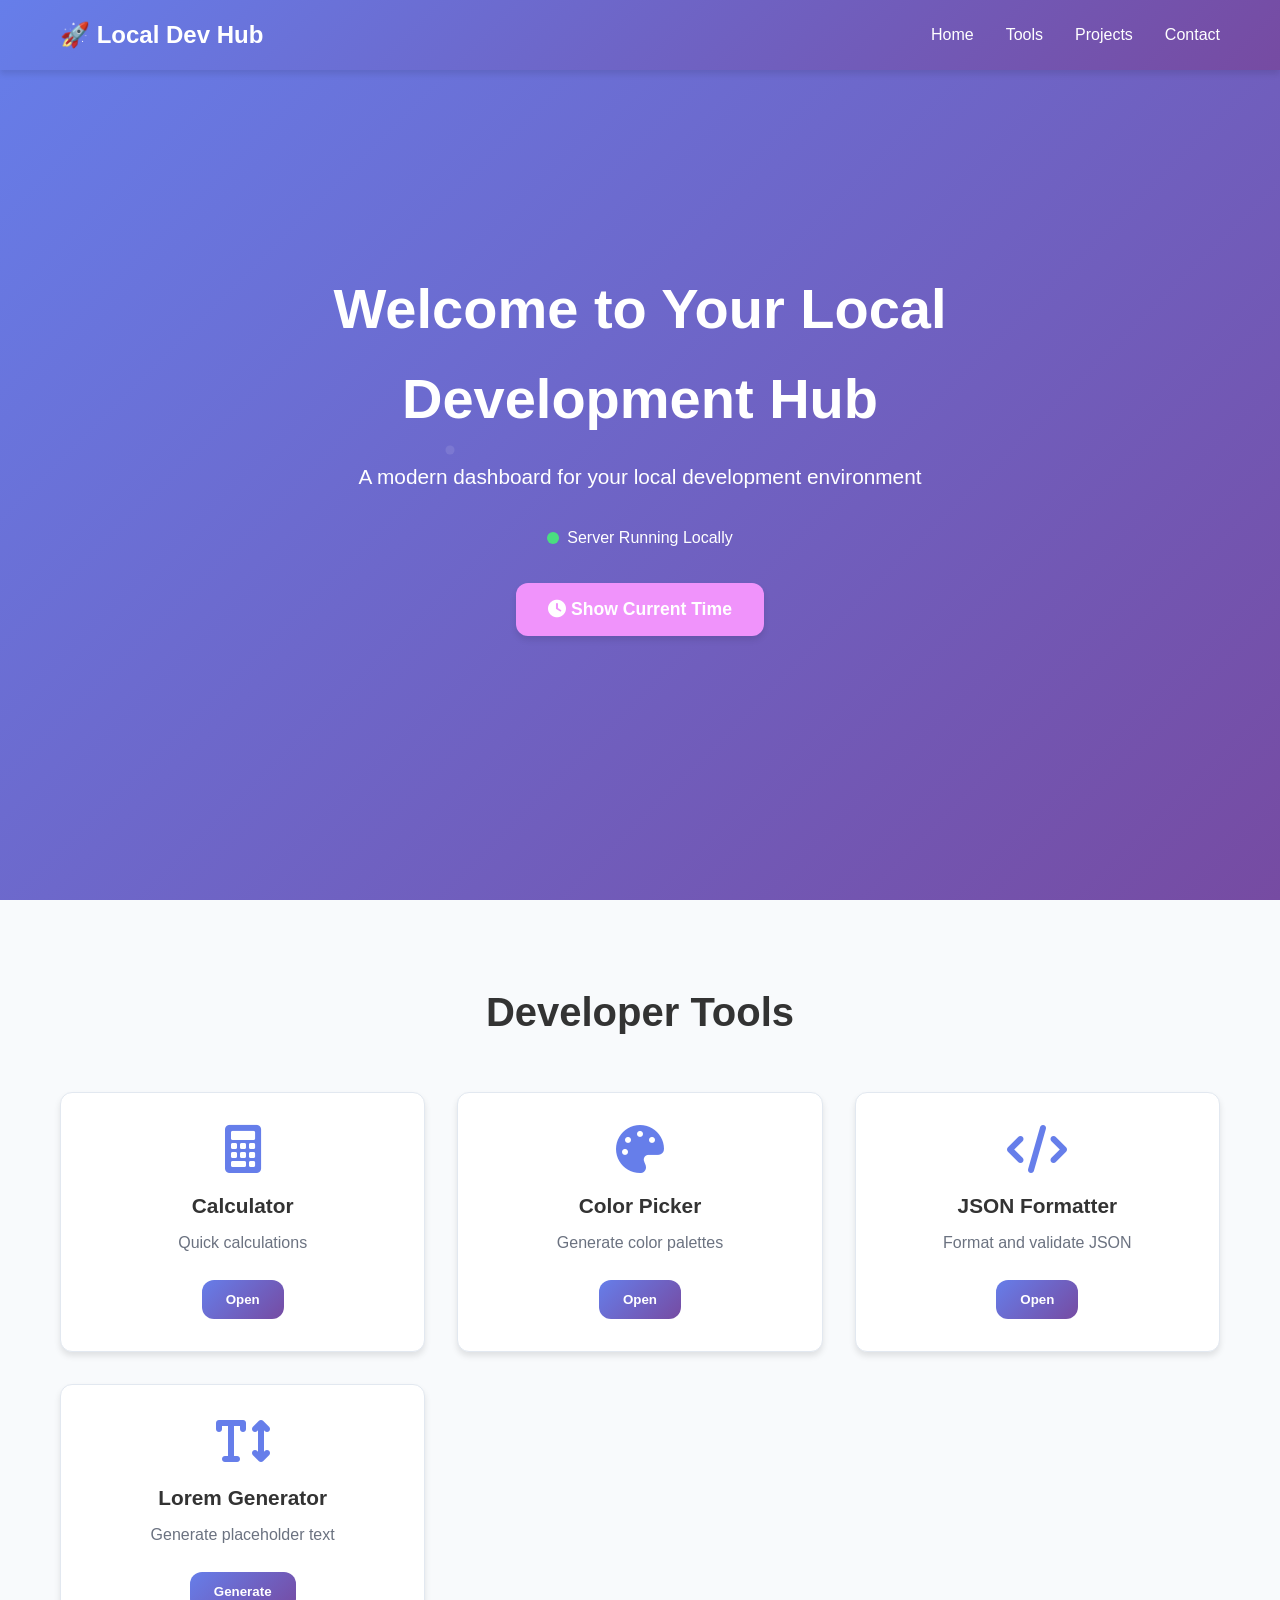
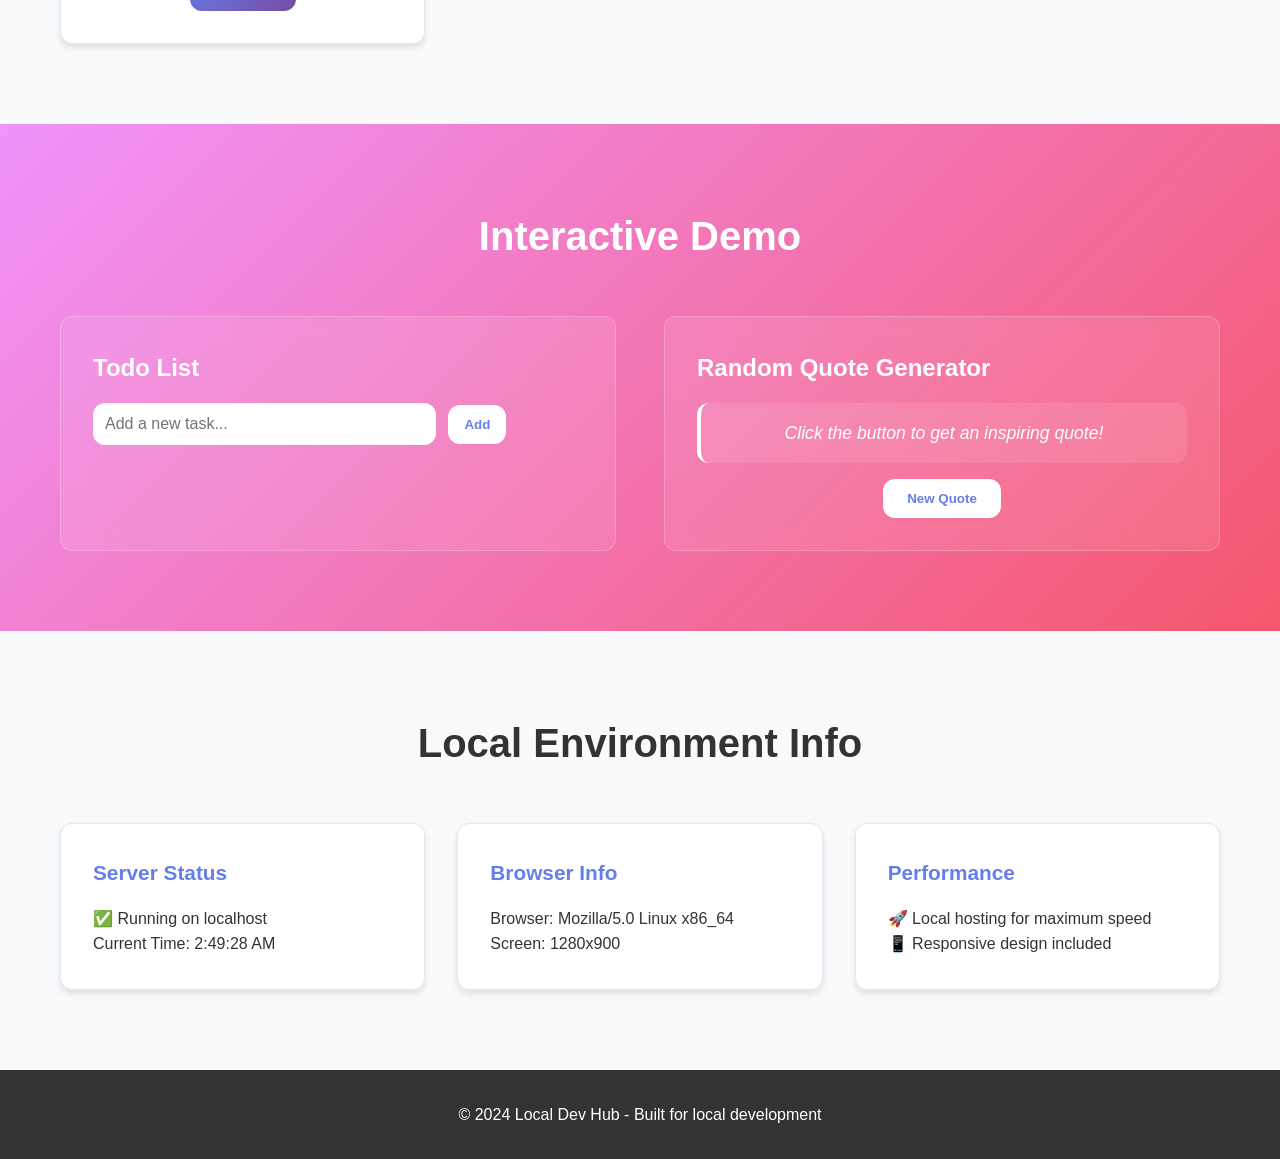
<file: local-website/index.html>
<!DOCTYPE html>
<html lang="en">
<head>
    <meta charset="UTF-8">
    <meta name="viewport" content="width=device-width, initial-scale=1.0">
    <title>Local Dev Hub - Your Personal Dashboard</title>
    <link rel="stylesheet" href="style.css">
    <link href="https://cdnjs.cloudflare.com/ajax/libs/font-awesome/6.0.0/css/all.min.css" rel="stylesheet">
</head>
<body>
    <nav class="navbar">
        <div class="nav-container">
            <h1 class="nav-title">🚀 Local Dev Hub</h1>
            <div class="nav-items">
                <a href="#home" class="nav-link">Home</a>
                <a href="#tools" class="nav-link">Tools</a>
                <a href="#projects" class="nav-link">Projects</a>
                <a href="#contact" class="nav-link">Contact</a>
            </div>
        </div>
    </nav>

    <main>
        <!-- Hero Section -->
        <section id="home" class="hero">
            <div class="hero-content">
                <h1>Welcome to Your Local Development Hub</h1>
                <p class="hero-subtitle">A modern dashboard for your local development environment</p>
                <div class="status-indicator">
                    <span class="status-dot"></span>
                    <span id="status-text">Server Running Locally</span>
                </div>
                <button class="cta-button" onclick="showTime()">
                    <i class="fas fa-clock"></i> Show Current Time
                </button>
            </div>
        </section>

        <!-- Tools Section -->
        <section id="tools" class="tools-section">
            <div class="container">
                <h2>Developer Tools</h2>
                <div class="tools-grid">
                    <div class="tool-card">
                        <i class="fas fa-calculator"></i>
                        <h3>Calculator</h3>
                        <p>Quick calculations</p>
                        <button onclick="openCalculator()">Open</button>
                    </div>
                    <div class="tool-card">
                        <i class="fas fa-palette"></i>
                        <h3>Color Picker</h3>
                        <p>Generate color palettes</p>
                        <button onclick="openColorPicker()">Open</button>
                    </div>
                    <div class="tool-card">
                        <i class="fas fa-code"></i>
                        <h3>JSON Formatter</h3>
                        <p>Format and validate JSON</p>
                        <button onclick="openJsonFormatter()">Open</button>
                    </div>
                    <div class="tool-card">
                        <i class="fas fa-text-height"></i>
                        <h3>Lorem Generator</h3>
                        <p>Generate placeholder text</p>
                        <button onclick="generateLorem()">Generate</button>
                    </div>
                </div>
            </div>
        </section>

        <!-- Interactive Demo Section -->
        <section id="projects" class="demo-section">
            <div class="container">
                <h2>Interactive Demo</h2>
                <div class="demo-container">
                    <div class="demo-item">
                        <h3>Todo List</h3>
                        <div class="todo-app">
                            <input type="text" id="todoInput" placeholder="Add a new task...">
                            <button onclick="addTodo()">Add</button>
                            <ul id="todoList"></ul>
                        </div>
                    </div>
                    <div class="demo-item">
                        <h3>Random Quote Generator</h3>
                        <div class="quote-container">
                            <blockquote id="quote">Click the button to get an inspiring quote!</blockquote>
                            <button onclick="getRandomQuote()">New Quote</button>
                        </div>
                    </div>
                </div>
            </div>
        </section>

        <!-- Contact Section -->
        <section id="contact" class="contact-section">
            <div class="container">
                <h2>Local Environment Info</h2>
                <div class="info-grid">
                    <div class="info-card">
                        <h3>Server Status</h3>
                        <p>✅ Running on localhost</p>
                        <p id="current-time"></p>
                    </div>
                    <div class="info-card">
                        <h3>Browser Info</h3>
                        <p id="browser-info"></p>
                        <p id="screen-info"></p>
                    </div>
                    <div class="info-card">
                        <h3>Performance</h3>
                        <p>🚀 Local hosting for maximum speed</p>
                        <p>📱 Responsive design included</p>
                    </div>
                </div>
            </div>
        </section>
    </main>

    <footer>
        <div class="container">
            <p>&copy; 2024 Local Dev Hub - Built for local development</p>
        </div>
    </footer>

    <!-- Modal for tools -->
    <div id="modal" class="modal">
        <div class="modal-content">
            <span class="close" onclick="closeModal()">&times;</span>
            <div id="modal-body"></div>
        </div>
    </div>

    <script src="script.js"></script>
</body>
</html>
</file>
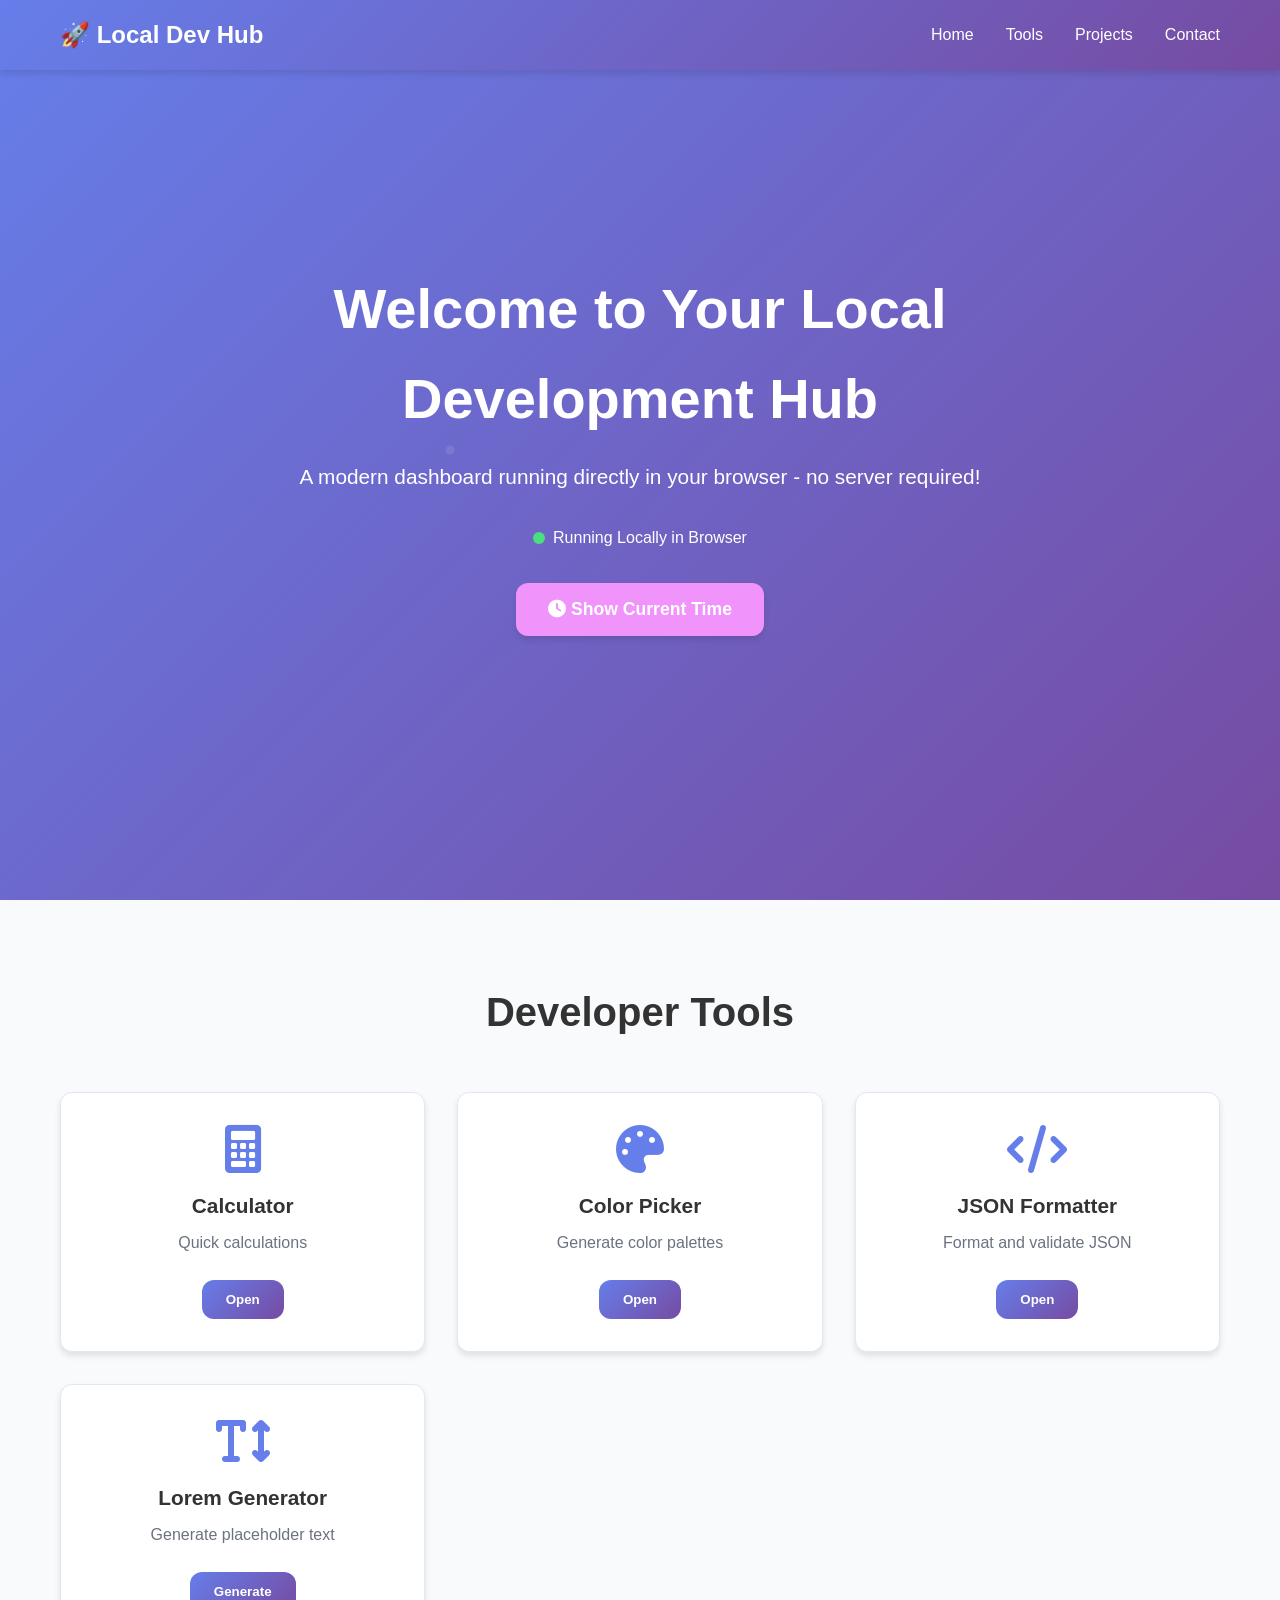
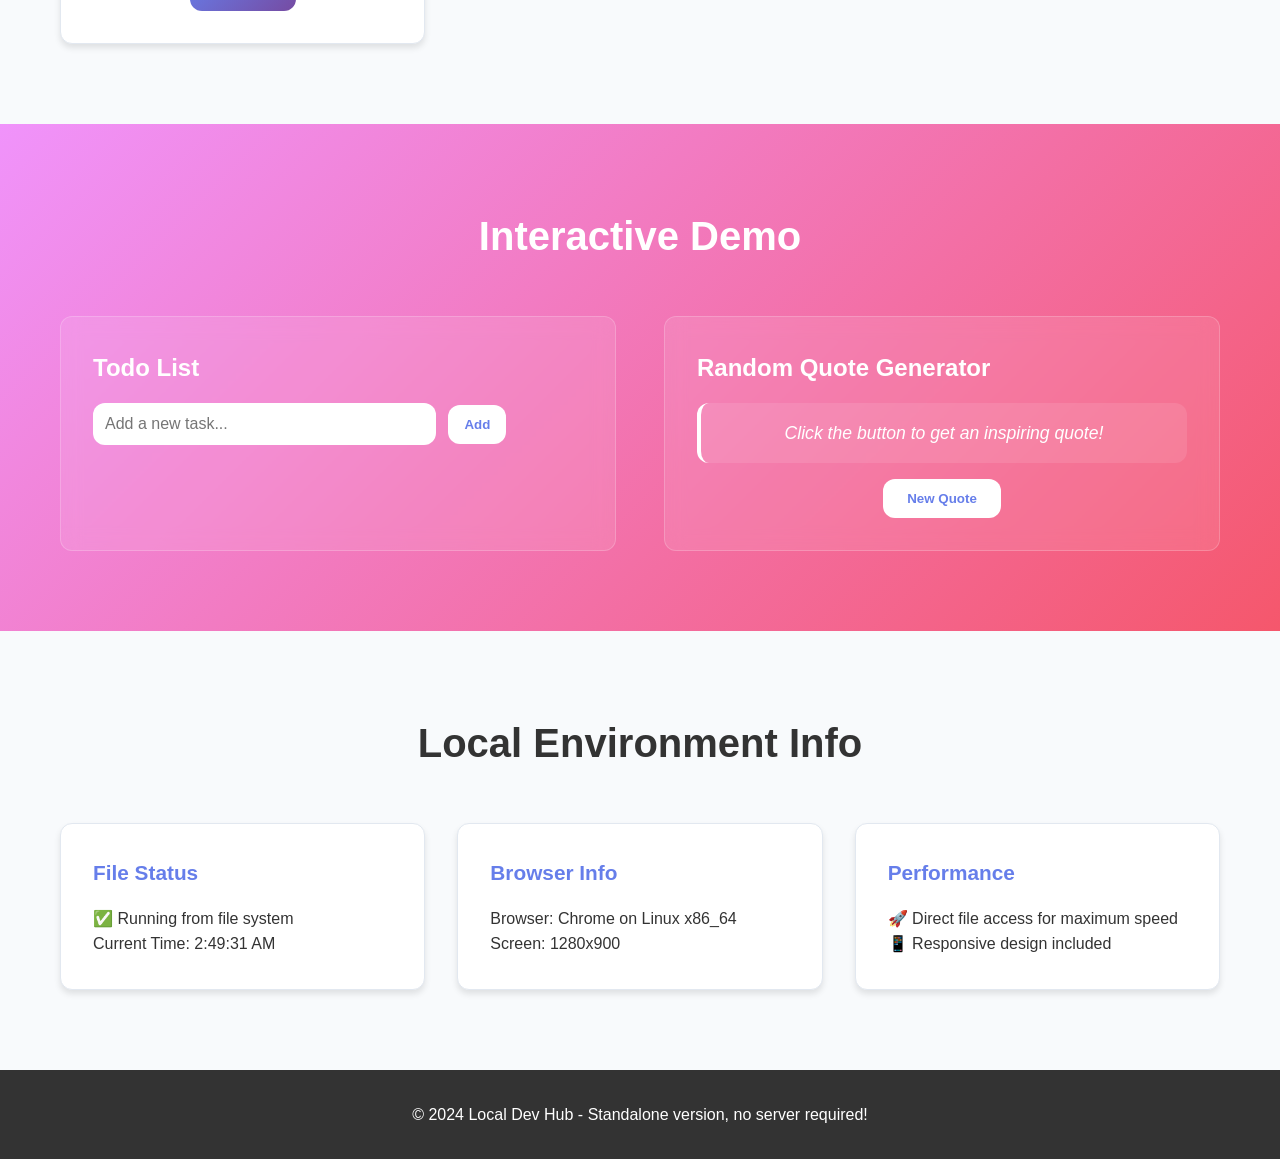
<file: standalone-website.html>
<!DOCTYPE html>
<html lang="en">
<head>
    <meta charset="UTF-8">
    <meta name="viewport" content="width=device-width, initial-scale=1.0">
    <title>Local Dev Hub - Your Personal Dashboard</title>
    <link href="https://cdnjs.cloudflare.com/ajax/libs/font-awesome/6.0.0/css/all.min.css" rel="stylesheet">
    <style>
        /* CSS Custom Properties */
        :root {
            --primary-color: #667eea;
            --secondary-color: #764ba2;
            --accent-color: #f093fb;
            --text-color: #333;
            --bg-color: #f8fafc;
            --card-bg: #ffffff;
            --shadow: 0 4px 6px rgba(0, 0, 0, 0.1);
            --border-radius: 12px;
            --transition: all 0.3s ease;
        }

        /* Reset and Base Styles */
        * {
            margin: 0;
            padding: 0;
            box-sizing: border-box;
        }

        body {
            font-family: 'Inter', -apple-system, BlinkMacSystemFont, sans-serif;
            line-height: 1.6;
            color: var(--text-color);
            background: var(--bg-color);
            overflow-x: hidden;
        }

        .container {
            max-width: 1200px;
            margin: 0 auto;
            padding: 0 20px;
        }

        /* Navigation */
        .navbar {
            background: linear-gradient(135deg, var(--primary-color), var(--secondary-color));
            position: fixed;
            top: 0;
            width: 100%;
            z-index: 1000;
            padding: 1rem 0;
            box-shadow: var(--shadow);
        }

        .nav-container {
            max-width: 1200px;
            margin: 0 auto;
            padding: 0 20px;
            display: flex;
            justify-content: space-between;
            align-items: center;
        }

        .nav-title {
            color: white;
            font-size: 1.5rem;
            font-weight: 700;
        }

        .nav-items {
            display: flex;
            gap: 2rem;
        }

        .nav-link {
            color: white;
            text-decoration: none;
            font-weight: 500;
            transition: var(--transition);
            position: relative;
            cursor: pointer;
        }

        .nav-link:hover {
            color: var(--accent-color);
            transform: translateY(-2px);
        }

        .nav-link::after {
            content: '';
            position: absolute;
            bottom: -5px;
            left: 0;
            width: 0;
            height: 2px;
            background: var(--accent-color);
            transition: var(--transition);
        }

        .nav-link:hover::after {
            width: 100%;
        }

        /* Hero Section */
        .hero {
            min-height: 100vh;
            display: flex;
            align-items: center;
            justify-content: center;
            background: linear-gradient(135deg, #667eea 0%, #764ba2 100%);
            color: white;
            text-align: center;
            position: relative;
            overflow: hidden;
        }

        .hero::before {
            content: '';
            position: absolute;
            top: 0;
            left: 0;
            right: 0;
            bottom: 0;
            background: url('data:image/svg+xml,<svg xmlns="http://www.w3.org/2000/svg" viewBox="0 0 100 100"><defs><pattern id="grain" width="100" height="100" patternUnits="userSpaceOnUse"><circle cx="50" cy="50" r="0.5" fill="white" opacity="0.1"/></pattern></defs><rect width="100" height="100" fill="url(%23grain)"/></svg>');
            animation: float 20s infinite linear;
        }

        @keyframes float {
            0% { transform: translateX(-100px) translateY(-100px); }
            100% { transform: translateX(100px) translateY(100px); }
        }

        .hero-content {
            position: relative;
            z-index: 2;
            max-width: 800px;
            padding: 2rem;
        }

        .hero h1 {
            font-size: 3.5rem;
            font-weight: 800;
            margin-bottom: 1rem;
            animation: slideInUp 1s ease-out;
        }

        .hero-subtitle {
            font-size: 1.3rem;
            margin-bottom: 2rem;
            opacity: 0.9;
            animation: slideInUp 1s ease-out 0.2s both;
        }

        .status-indicator {
            display: flex;
            align-items: center;
            justify-content: center;
            gap: 0.5rem;
            margin-bottom: 2rem;
            animation: slideInUp 1s ease-out 0.4s both;
        }

        .status-dot {
            width: 12px;
            height: 12px;
            background: #4ade80;
            border-radius: 50%;
            animation: pulse 2s infinite;
        }

        @keyframes pulse {
            0%, 100% { opacity: 1; }
            50% { opacity: 0.5; }
        }

        .cta-button {
            background: var(--accent-color);
            color: white;
            border: none;
            padding: 1rem 2rem;
            font-size: 1.1rem;
            border-radius: var(--border-radius);
            cursor: pointer;
            transition: var(--transition);
            font-weight: 600;
            box-shadow: var(--shadow);
            animation: slideInUp 1s ease-out 0.6s both;
        }

        .cta-button:hover {
            transform: translateY(-3px);
            box-shadow: 0 8px 25px rgba(240, 147, 251, 0.4);
        }

        @keyframes slideInUp {
            from {
                opacity: 0;
                transform: translateY(30px);
            }
            to {
                opacity: 1;
                transform: translateY(0);
            }
        }

        /* Tools Section */
        .tools-section {
            padding: 5rem 0;
            background: var(--bg-color);
        }

        .tools-section h2 {
            text-align: center;
            font-size: 2.5rem;
            margin-bottom: 3rem;
            color: var(--text-color);
        }

        .tools-grid {
            display: grid;
            grid-template-columns: repeat(auto-fit, minmax(280px, 1fr));
            gap: 2rem;
        }

        .tool-card {
            background: var(--card-bg);
            padding: 2rem;
            border-radius: var(--border-radius);
            box-shadow: var(--shadow);
            text-align: center;
            transition: var(--transition);
            border: 1px solid #e2e8f0;
        }

        .tool-card:hover {
            transform: translateY(-8px);
            box-shadow: 0 12px 40px rgba(0, 0, 0, 0.15);
        }

        .tool-card i {
            font-size: 3rem;
            color: var(--primary-color);
            margin-bottom: 1rem;
        }

        .tool-card h3 {
            font-size: 1.3rem;
            margin-bottom: 0.5rem;
            color: var(--text-color);
        }

        .tool-card p {
            color: #6b7280;
            margin-bottom: 1.5rem;
        }

        .tool-card button {
            background: linear-gradient(135deg, var(--primary-color), var(--secondary-color));
            color: white;
            border: none;
            padding: 0.75rem 1.5rem;
            border-radius: var(--border-radius);
            cursor: pointer;
            transition: var(--transition);
            font-weight: 600;
        }

        .tool-card button:hover {
            transform: scale(1.05);
            box-shadow: 0 4px 15px rgba(102, 126, 234, 0.4);
        }

        /* Demo Section */
        .demo-section {
            padding: 5rem 0;
            background: linear-gradient(135deg, #f093fb 0%, #f5576c 100%);
            color: white;
        }

        .demo-section h2 {
            text-align: center;
            font-size: 2.5rem;
            margin-bottom: 3rem;
        }

        .demo-container {
            display: grid;
            grid-template-columns: repeat(auto-fit, minmax(400px, 1fr));
            gap: 3rem;
        }

        .demo-item {
            background: rgba(255, 255, 255, 0.1);
            backdrop-filter: blur(10px);
            padding: 2rem;
            border-radius: var(--border-radius);
            border: 1px solid rgba(255, 255, 255, 0.2);
        }

        .demo-item h3 {
            font-size: 1.5rem;
            margin-bottom: 1rem;
        }

        /* Todo App */
        .todo-app input {
            width: 70%;
            padding: 0.75rem;
            border: none;
            border-radius: var(--border-radius);
            margin-right: 0.5rem;
            font-size: 1rem;
        }

        .todo-app button {
            padding: 0.75rem 1rem;
            background: white;
            color: var(--primary-color);
            border: none;
            border-radius: var(--border-radius);
            cursor: pointer;
            font-weight: 600;
            transition: var(--transition);
        }

        .todo-app button:hover {
            transform: scale(1.05);
        }

        #todoList {
            list-style: none;
            margin-top: 1rem;
        }

        .todo-item {
            background: rgba(255, 255, 255, 0.2);
            padding: 0.75rem;
            margin: 0.5rem 0;
            border-radius: var(--border-radius);
            display: flex;
            justify-content: space-between;
            align-items: center;
        }

        .delete-btn {
            background: #ef4444;
            color: white;
            border: none;
            padding: 0.25rem 0.5rem;
            border-radius: 4px;
            cursor: pointer;
            font-size: 0.8rem;
        }

        /* Quote Container */
        .quote-container {
            text-align: center;
        }

        #quote {
            font-style: italic;
            font-size: 1.1rem;
            margin-bottom: 1rem;
            padding: 1rem;
            background: rgba(255, 255, 255, 0.1);
            border-radius: var(--border-radius);
            border-left: 4px solid white;
            transition: opacity 0.3s ease;
        }

        .quote-container button {
            background: white;
            color: var(--primary-color);
            border: none;
            padding: 0.75rem 1.5rem;
            border-radius: var(--border-radius);
            cursor: pointer;
            font-weight: 600;
            transition: var(--transition);
        }

        .quote-container button:hover {
            transform: scale(1.05);
        }

        /* Contact Section */
        .contact-section {
            padding: 5rem 0;
            background: var(--bg-color);
        }

        .contact-section h2 {
            text-align: center;
            font-size: 2.5rem;
            margin-bottom: 3rem;
            color: var(--text-color);
        }

        .info-grid {
            display: grid;
            grid-template-columns: repeat(auto-fit, minmax(300px, 1fr));
            gap: 2rem;
        }

        .info-card {
            background: var(--card-bg);
            padding: 2rem;
            border-radius: var(--border-radius);
            box-shadow: var(--shadow);
            transition: var(--transition);
            border: 1px solid #e2e8f0;
        }

        .info-card:hover {
            transform: translateY(-5px);
            box-shadow: 0 8px 25px rgba(0, 0, 0, 0.1);
        }

        .info-card h3 {
            color: var(--primary-color);
            margin-bottom: 1rem;
            font-size: 1.3rem;
        }

        /* Footer */
        footer {
            background: var(--text-color);
            color: white;
            text-align: center;
            padding: 2rem 0;
        }

        /* Modal */
        .modal {
            display: none;
            position: fixed;
            z-index: 2000;
            left: 0;
            top: 0;
            width: 100%;
            height: 100%;
            background-color: rgba(0, 0, 0, 0.5);
            backdrop-filter: blur(5px);
        }

        .modal-content {
            background-color: white;
            margin: 5% auto;
            padding: 2rem;
            border-radius: var(--border-radius);
            width: 90%;
            max-width: 600px;
            position: relative;
            animation: modalSlideIn 0.3s ease-out;
        }

        @keyframes modalSlideIn {
            from {
                opacity: 0;
                transform: translateY(-50px);
            }
            to {
                opacity: 1;
                transform: translateY(0);
            }
        }

        .close {
            position: absolute;
            top: 1rem;
            right: 1.5rem;
            font-size: 2rem;
            font-weight: bold;
            cursor: pointer;
            color: #aaa;
        }

        .close:hover {
            color: #000;
        }

        /* Responsive Design */
        @media (max-width: 768px) {
            .nav-items {
                display: none;
            }
            
            .hero h1 {
                font-size: 2.5rem;
            }
            
            .hero-subtitle {
                font-size: 1.1rem;
            }
            
            .demo-container {
                grid-template-columns: 1fr;
            }
            
            .todo-app input {
                width: 60%;
            }
        }

        @media (max-width: 480px) {
            .hero h1 {
                font-size: 2rem;
            }
            
            .tools-grid {
                grid-template-columns: 1fr;
            }
        }

        /* Smooth scrolling */
        html {
            scroll-behavior: smooth;
        }
    </style>
</head>
<body>
    <nav class="navbar">
        <div class="nav-container">
            <h1 class="nav-title">🚀 Local Dev Hub</h1>
            <div class="nav-items">
                <a href="#home" class="nav-link">Home</a>
                <a href="#tools" class="nav-link">Tools</a>
                <a href="#projects" class="nav-link">Projects</a>
                <a href="#contact" class="nav-link">Contact</a>
            </div>
        </div>
    </nav>

    <main>
        <!-- Hero Section -->
        <section id="home" class="hero">
            <div class="hero-content">
                <h1>Welcome to Your Local Development Hub</h1>
                <p class="hero-subtitle">A modern dashboard running directly in your browser - no server required!</p>
                <div class="status-indicator">
                    <span class="status-dot"></span>
                    <span id="status-text">Running Locally in Browser</span>
                </div>
                <button class="cta-button" onclick="showTime()">
                    <i class="fas fa-clock"></i> Show Current Time
                </button>
            </div>
        </section>

        <!-- Tools Section -->
        <section id="tools" class="tools-section">
            <div class="container">
                <h2>Developer Tools</h2>
                <div class="tools-grid">
                    <div class="tool-card">
                        <i class="fas fa-calculator"></i>
                        <h3>Calculator</h3>
                        <p>Quick calculations</p>
                        <button onclick="openCalculator()">Open</button>
                    </div>
                    <div class="tool-card">
                        <i class="fas fa-palette"></i>
                        <h3>Color Picker</h3>
                        <p>Generate color palettes</p>
                        <button onclick="openColorPicker()">Open</button>
                    </div>
                    <div class="tool-card">
                        <i class="fas fa-code"></i>
                        <h3>JSON Formatter</h3>
                        <p>Format and validate JSON</p>
                        <button onclick="openJsonFormatter()">Open</button>
                    </div>
                    <div class="tool-card">
                        <i class="fas fa-text-height"></i>
                        <h3>Lorem Generator</h3>
                        <p>Generate placeholder text</p>
                        <button onclick="generateLorem()">Generate</button>
                    </div>
                </div>
            </div>
        </section>

        <!-- Interactive Demo Section -->
        <section id="projects" class="demo-section">
            <div class="container">
                <h2>Interactive Demo</h2>
                <div class="demo-container">
                    <div class="demo-item">
                        <h3>Todo List</h3>
                        <div class="todo-app">
                            <input type="text" id="todoInput" placeholder="Add a new task...">
                            <button onclick="addTodo()">Add</button>
                            <ul id="todoList"></ul>
                        </div>
                    </div>
                    <div class="demo-item">
                        <h3>Random Quote Generator</h3>
                        <div class="quote-container">
                            <blockquote id="quote">Click the button to get an inspiring quote!</blockquote>
                            <button onclick="getRandomQuote()">New Quote</button>
                        </div>
                    </div>
                </div>
            </div>
        </section>

        <!-- Contact Section -->
        <section id="contact" class="contact-section">
            <div class="container">
                <h2>Local Environment Info</h2>
                <div class="info-grid">
                    <div class="info-card">
                        <h3>File Status</h3>
                        <p>✅ Running from file system</p>
                        <p id="current-time"></p>
                    </div>
                    <div class="info-card">
                        <h3>Browser Info</h3>
                        <p id="browser-info"></p>
                        <p id="screen-info"></p>
                    </div>
                    <div class="info-card">
                        <h3>Performance</h3>
                        <p>🚀 Direct file access for maximum speed</p>
                        <p>📱 Responsive design included</p>
                    </div>
                </div>
            </div>
        </section>
    </main>

    <footer>
        <div class="container">
            <p>&copy; 2024 Local Dev Hub - Standalone version, no server required!</p>
        </div>
    </footer>

    <!-- Modal for tools -->
    <div id="modal" class="modal">
        <div class="modal-content">
            <span class="close" onclick="closeModal()">&times;</span>
            <div id="modal-body"></div>
        </div>
    </div>

    <script>
        // Initialize the application when DOM is loaded
        document.addEventListener('DOMContentLoaded', function() {
            initializeApp();
            updateTime();
            setInterval(updateTime, 1000);
            displayBrowserInfo();
        });

        // Initialize application
        function initializeApp() {
            console.log('🚀 Local Dev Hub initialized!');
            
            // Add smooth scrolling to navigation links
            document.querySelectorAll('.nav-link').forEach(link => {
                link.addEventListener('click', function(e) {
                    e.preventDefault();
                    const targetId = this.getAttribute('href');
                    const targetSection = document.querySelector(targetId);
                    if (targetSection) {
                        targetSection.scrollIntoView({
                            behavior: 'smooth',
                            block: 'start'
                        });
                    }
                });
            });

            // Add enter key support for todo input
            const todoInput = document.getElementById('todoInput');
            if (todoInput) {
                todoInput.addEventListener('keypress', function(e) {
                    if (e.key === 'Enter') {
                        addTodo();
                    }
                });
            }
        }

        // Show current time
        function showTime() {
            const now = new Date();
            const timeString = now.toLocaleString();
            alert(`Current Time: ${timeString}`);
        }

        // Update time display
        function updateTime() {
            const now = new Date();
            const timeString = now.toLocaleTimeString();
            const timeElement = document.getElementById('current-time');
            if (timeElement) {
                timeElement.textContent = `Current Time: ${timeString}`;
            }
        }

        // Display browser information
        function displayBrowserInfo() {
            const browserInfoElement = document.getElementById('browser-info');
            const screenInfoElement = document.getElementById('screen-info');
            
            if (browserInfoElement) {
                const browserInfo = navigator.userAgent.includes('Chrome') ? 'Chrome' : 
                                   navigator.userAgent.includes('Firefox') ? 'Firefox' : 
                                   navigator.userAgent.includes('Safari') ? 'Safari' : 'Browser';
                browserInfoElement.textContent = `Browser: ${browserInfo} on ${navigator.platform}`;
            }
            
            if (screenInfoElement) {
                const screenInfo = `Screen: ${screen.width}x${screen.height}`;
                screenInfoElement.textContent = screenInfo;
            }
        }

        // Calculator functionality
        function openCalculator() {
            const calculatorHTML = `
                <h2>Calculator</h2>
                <div class="calculator">
                    <input type="text" id="calcDisplay" readonly style="width: 100%; padding: 1rem; font-size: 1.5rem; text-align: right; margin-bottom: 1rem; border: 1px solid #ddd; border-radius: 8px;">
                    <div class="calc-buttons" style="display: grid; grid-template-columns: repeat(4, 1fr); gap: 0.5rem;">
                        <button onclick="clearCalc()" style="background: #ef4444; color: white; padding: 1rem; border: none; border-radius: 8px; font-size: 1rem; cursor: pointer;">C</button>
                        <button onclick="appendToCalc('/')" style="background: #6b7280; color: white; padding: 1rem; border: none; border-radius: 8px; font-size: 1rem; cursor: pointer;">÷</button>
                        <button onclick="appendToCalc('*')" style="background: #6b7280; color: white; padding: 1rem; border: none; border-radius: 8px; font-size: 1rem; cursor: pointer;">×</button>
                        <button onclick="deleteLast()" style="background: #6b7280; color: white; padding: 1rem; border: none; border-radius: 8px; font-size: 1rem; cursor: pointer;">⌫</button>
                        
                        <button onclick="appendToCalc('7')" style="background: #f3f4f6; padding: 1rem; border: none; border-radius: 8px; font-size: 1rem; cursor: pointer;">7</button>
                        <button onclick="appendToCalc('8')" style="background: #f3f4f6; padding: 1rem; border: none; border-radius: 8px; font-size: 1rem; cursor: pointer;">8</button>
                        <button onclick="appendToCalc('9')" style="background: #f3f4f6; padding: 1rem; border: none; border-radius: 8px; font-size: 1rem; cursor: pointer;">9</button>
                        <button onclick="appendToCalc('-')" style="background: #6b7280; color: white; padding: 1rem; border: none; border-radius: 8px; font-size: 1rem; cursor: pointer;">-</button>
                        
                        <button onclick="appendToCalc('4')" style="background: #f3f4f6; padding: 1rem; border: none; border-radius: 8px; font-size: 1rem; cursor: pointer;">4</button>
                        <button onclick="appendToCalc('5')" style="background: #f3f4f6; padding: 1rem; border: none; border-radius: 8px; font-size: 1rem; cursor: pointer;">5</button>
                        <button onclick="appendToCalc('6')" style="background: #f3f4f6; padding: 1rem; border: none; border-radius: 8px; font-size: 1rem; cursor: pointer;">6</button>
                        <button onclick="appendToCalc('+')" style="background: #6b7280; color: white; padding: 1rem; border: none; border-radius: 8px; font-size: 1rem; cursor: pointer;">+</button>
                        
                        <button onclick="appendToCalc('1')" style="background: #f3f4f6; padding: 1rem; border: none; border-radius: 8px; font-size: 1rem; cursor: pointer;">1</button>
                        <button onclick="appendToCalc('2')" style="background: #f3f4f6; padding: 1rem; border: none; border-radius: 8px; font-size: 1rem; cursor: pointer;">2</button>
                        <button onclick="appendToCalc('3')" style="background: #f3f4f6; padding: 1rem; border: none; border-radius: 8px; font-size: 1rem; cursor: pointer;">3</button>
                        <button onclick="calculateResult()" style="background: #10b981; color: white; padding: 1rem; border: none; border-radius: 8px; font-size: 1rem; cursor: pointer; grid-row: span 2;">=</button>
                        
                        <button onclick="appendToCalc('0')" style="background: #f3f4f6; padding: 1rem; border: none; border-radius: 8px; font-size: 1rem; cursor: pointer; grid-column: span 2;">0</button>
                        <button onclick="appendToCalc('.')" style="background: #f3f4f6; padding: 1rem; border: none; border-radius: 8px; font-size: 1rem; cursor: pointer;">.</button>
                    </div>
                </div>
            `;
            showModal(calculatorHTML);
        }

        function appendToCalc(value) {
            const display = document.getElementById('calcDisplay');
            if (display) {
                display.value += value;
            }
        }

        function clearCalc() {
            const display = document.getElementById('calcDisplay');
            if (display) {
                display.value = '';
            }
        }

        function deleteLast() {
            const display = document.getElementById('calcDisplay');
            if (display) {
                display.value = display.value.slice(0, -1);
            }
        }

        function calculateResult() {
            const display = document.getElementById('calcDisplay');
            if (display) {
                try {
                    let expression = display.value.replace(/×/g, '*').replace(/÷/g, '/');
                    display.value = eval(expression);
                } catch (error) {
                    display.value = 'Error';
                }
            }
        }

        // Color Picker functionality
        function openColorPicker() {
            const colorPickerHTML = `
                <h2>Color Picker</h2>
                <div class="color-picker">
                    <div style="margin-bottom: 1rem;">
                        <label>Pick a color:</label>
                        <input type="color" id="colorInput" value="#667eea" style="width: 100px; height: 50px; border: none; border-radius: 8px; cursor: pointer;">
                    </div>
                    <div id="colorInfo" style="padding: 1rem; border-radius: 8px; background: #f3f4f6; margin-bottom: 1rem;">
                        <p><strong>Hex:</strong> <span id="hexValue">#667eea</span></p>
                        <p><strong>RGB:</strong> <span id="rgbValue">rgb(102, 126, 234)</span></p>
                    </div>
                    <div>
                        <h3>Color Palette:</h3>
                        <div id="colorPalette" style="display: grid; grid-template-columns: repeat(5, 1fr); gap: 0.5rem; margin-top: 1rem;"></div>
                    </div>
                </div>
            `;
            showModal(colorPickerHTML);
            
            const colorInput = document.getElementById('colorInput');
            if (colorInput) {
                colorInput.addEventListener('input', updateColorInfo);
                updateColorInfo();
                generateColorPalette('#667eea');
            }
        }

        function updateColorInfo() {
            const colorInput = document.getElementById('colorInput');
            const hexValue = document.getElementById('hexValue');
            const rgbValue = document.getElementById('rgbValue');
            
            if (colorInput && hexValue && rgbValue) {
                const hex = colorInput.value;
                const rgb = hexToRgb(hex);
                
                hexValue.textContent = hex;
                rgbValue.textContent = `rgb(${rgb.r}, ${rgb.g}, ${rgb.b})`;
                
                generateColorPalette(hex);
            }
        }

        function hexToRgb(hex) {
            const result = /^#?([a-f\d]{2})([a-f\d]{2})([a-f\d]{2})$/i.exec(hex);
            return result ? {
                r: parseInt(result[1], 16),
                g: parseInt(result[2], 16),
                b: parseInt(result[3], 16)
            } : null;
        }

        function generateColorPalette(baseColor) {
            const palette = document.getElementById('colorPalette');
            if (!palette) return;
            
            palette.innerHTML = '';
            
            const variations = [0.7, 0.8, 0.9, 1.0, 1.1, 1.2, 1.3, 0.5, 0.6, 1.4];
            
            variations.forEach(factor => {
                const rgb = hexToRgb(baseColor);
                const newR = Math.min(255, Math.floor(rgb.r * factor));
                const newG = Math.min(255, Math.floor(rgb.g * factor));
                const newB = Math.min(255, Math.floor(rgb.b * factor));
                
                const newColor = `rgb(${newR}, ${newG}, ${newB})`;
                const colorBox = document.createElement('div');
                colorBox.style.cssText = `
                    background: ${newColor};
                    height: 50px;
                    border-radius: 8px;
                    cursor: pointer;
                    border: 2px solid #ddd;
                    display: flex;
                    align-items: center;
                    justify-content: center;
                    font-size: 0.8rem;
                    color: ${(newR + newG + newB) / 3 > 128 ? '#000' : '#fff'};
                `;
                colorBox.textContent = rgbToHex(newR, newG, newB);
                colorBox.onclick = () => {
                    navigator.clipboard.writeText(rgbToHex(newR, newG, newB)).then(() => {
                        alert('Color copied to clipboard!');
                    });
                };
                palette.appendChild(colorBox);
            });
        }

        function rgbToHex(r, g, b) {
            return "#" + ((1 << 24) + (r << 16) + (g << 8) + b).toString(16).slice(1);
        }

        // JSON Formatter functionality
        function openJsonFormatter() {
            const jsonFormatterHTML = `
                <h2>JSON Formatter</h2>
                <div class="json-formatter">
                    <textarea id="jsonInput" placeholder="Paste your JSON here..." style="width: 100%; height: 200px; padding: 1rem; border: 1px solid #ddd; border-radius: 8px; font-family: monospace; resize: vertical;"></textarea>
                    <div style="margin: 1rem 0; display: flex; gap: 1rem;">
                        <button onclick="formatJson()" style="background: #10b981; color: white; padding: 0.5rem 1rem; border: none; border-radius: 8px; cursor: pointer;">Format</button>
                        <button onclick="validateJson()" style="background: #3b82f6; color: white; padding: 0.5rem 1rem; border: none; border-radius: 8px; cursor: pointer;">Validate</button>
                        <button onclick="minifyJson()" style="background: #6b7280; color: white; padding: 0.5rem 1rem; border: none; border-radius: 8px; cursor: pointer;">Minify</button>
                    </div>
                    <div id="jsonOutput" style="background: #f3f4f6; padding: 1rem; border-radius: 8px; min-height: 100px; font-family: monospace; white-space: pre-wrap;"></div>
                </div>
            `;
            showModal(jsonFormatterHTML);
        }

        function formatJson() {
            const input = document.getElementById('jsonInput');
            const output = document.getElementById('jsonOutput');
            
            if (input && output) {
                try {
                    const parsed = JSON.parse(input.value);
                    output.textContent = JSON.stringify(parsed, null, 2);
                    output.style.color = '#000';
                } catch (error) {
                    output.textContent = `Error: ${error.message}`;
                    output.style.color = '#ef4444';
                }
            }
        }

        function validateJson() {
            const input = document.getElementById('jsonInput');
            const output = document.getElementById('jsonOutput');
            
            if (input && output) {
                try {
                    JSON.parse(input.value);
                    output.textContent = '✅ Valid JSON!';
                    output.style.color = '#10b981';
                } catch (error) {
                    output.textContent = `❌ Invalid JSON: ${error.message}`;
                    output.style.color = '#ef4444';
                }
            }
        }

        function minifyJson() {
            const input = document.getElementById('jsonInput');
            const output = document.getElementById('jsonOutput');
            
            if (input && output) {
                try {
                    const parsed = JSON.parse(input.value);
                    output.textContent = JSON.stringify(parsed);
                    output.style.color = '#000';
                } catch (error) {
                    output.textContent = `Error: ${error.message}`;
                    output.style.color = '#ef4444';
                }
            }
        }

        // Lorem Generator
        function generateLorem() {
            const loremTexts = [
                "Lorem ipsum dolor sit amet, consectetur adipiscing elit. Sed do eiusmod tempor incididunt ut labore et dolore magna aliqua.",
                "Ut enim ad minim veniam, quis nostrud exercitation ullamco laboris nisi ut aliquip ex ea commodo consequat.",
                "Duis aute irure dolor in reprehenderit in voluptate velit esse cillum dolore eu fugiat nulla pariatur.",
                "Excepteur sint occaecat cupidatat non proident, sunt in culpa qui officia deserunt mollit anim id est laborum.",
                "Sed ut perspiciatis unde omnis iste natus error sit voluptatem accusantium doloremque laudantium."
            ];
            
            const randomText = loremTexts[Math.floor(Math.random() * loremTexts.length)];
            navigator.clipboard.writeText(randomText).then(() => {
                alert(`Lorem text copied to clipboard:\n\n"${randomText}"`);
            }).catch(() => {
                alert(`Lorem text:\n\n"${randomText}"`);
            });
        }

        // Todo List functionality
        function addTodo() {
            const input = document.getElementById('todoInput');
            const todoList = document.getElementById('todoList');
            
            if (input && todoList && input.value.trim()) {
                const li = document.createElement('li');
                li.className = 'todo-item';
                li.innerHTML = `
                    <span>${input.value}</span>
                    <button class="delete-btn" onclick="deleteTodo(this)">Delete</button>
                `;
                todoList.appendChild(li);
                input.value = '';
            }
        }

        function deleteTodo(button) {
            button.parentElement.remove();
        }

        // Random Quote Generator
        function getRandomQuote() {
            const quotes = [
                "The only way to do great work is to love what you do. - Steve Jobs",
                "Innovation distinguishes between a leader and a follower. - Steve Jobs",
                "Code is poetry. - WordPress",
                "First, solve the problem. Then, write the code. - John Johnson",
                "Experience is the name everyone gives to their mistakes. - Oscar Wilde",
                "In order to be irreplaceable, one must always be different. - Coco Chanel",
                "The best way to predict the future is to create it. - Peter Drucker",
                "Life is what happens to you while you're busy making other plans. - John Lennon",
                "The future belongs to those who believe in the beauty of their dreams. - Eleanor Roosevelt",
                "It is during our darkest moments that we must focus to see the light. - Aristotle"
            ];
            
            const randomQuote = quotes[Math.floor(Math.random() * quotes.length)];
            const quoteElement = document.getElementById('quote');
            
            if (quoteElement) {
                quoteElement.style.opacity = '0';
                setTimeout(() => {
                    quoteElement.textContent = randomQuote;
                    quoteElement.style.opacity = '1';
                }, 150);
            }
        }

        // Modal functionality
        function showModal(content) {
            const modal = document.getElementById('modal');
            const modalBody = document.getElementById('modal-body');
            
            if (modal && modalBody) {
                modalBody.innerHTML = content;
                modal.style.display = 'block';
                
                modal.onclick = function(event) {
                    if (event.target === modal) {
                        closeModal();
                    }
                };
            }
        }

        function closeModal() {
            const modal = document.getElementById('modal');
            if (modal) {
                modal.style.display = 'none';
            }
        }

        // Keyboard shortcuts
        document.addEventListener('keydown', function(e) {
            if (e.key === 'Escape') {
                closeModal();
            }
        });

        // Add some console messages for developers
        console.log('🚀 Welcome to Local Dev Hub!');
        console.log('💻 This website is running directly in your browser');
        console.log('🔧 Check out the interactive tools and features');
        console.log('📱 The design is fully responsive');
        console.log('🎨 Built with modern HTML, CSS, and JavaScript');
    </script>
</body>
</html>
</file>
<file: local-website/style.css>
/* CSS Custom Properties */
:root {
    --primary-color: #667eea;
    --secondary-color: #764ba2;
    --accent-color: #f093fb;
    --text-color: #333;
    --bg-color: #f8fafc;
    --card-bg: #ffffff;
    --shadow: 0 4px 6px rgba(0, 0, 0, 0.1);
    --border-radius: 12px;
    --transition: all 0.3s ease;
}

/* Reset and Base Styles */
* {
    margin: 0;
    padding: 0;
    box-sizing: border-box;
}

body {
    font-family: 'Inter', -apple-system, BlinkMacSystemFont, sans-serif;
    line-height: 1.6;
    color: var(--text-color);
    background: var(--bg-color);
    overflow-x: hidden;
}

.container {
    max-width: 1200px;
    margin: 0 auto;
    padding: 0 20px;
}

/* Navigation */
.navbar {
    background: linear-gradient(135deg, var(--primary-color), var(--secondary-color));
    position: fixed;
    top: 0;
    width: 100%;
    z-index: 1000;
    padding: 1rem 0;
    box-shadow: var(--shadow);
}

.nav-container {
    max-width: 1200px;
    margin: 0 auto;
    padding: 0 20px;
    display: flex;
    justify-content: space-between;
    align-items: center;
}

.nav-title {
    color: white;
    font-size: 1.5rem;
    font-weight: 700;
}

.nav-items {
    display: flex;
    gap: 2rem;
}

.nav-link {
    color: white;
    text-decoration: none;
    font-weight: 500;
    transition: var(--transition);
    position: relative;
}

.nav-link:hover {
    color: var(--accent-color);
    transform: translateY(-2px);
}

.nav-link::after {
    content: '';
    position: absolute;
    bottom: -5px;
    left: 0;
    width: 0;
    height: 2px;
    background: var(--accent-color);
    transition: var(--transition);
}

.nav-link:hover::after {
    width: 100%;
}

/* Hero Section */
.hero {
    min-height: 100vh;
    display: flex;
    align-items: center;
    justify-content: center;
    background: linear-gradient(135deg, #667eea 0%, #764ba2 100%);
    color: white;
    text-align: center;
    position: relative;
    overflow: hidden;
}

.hero::before {
    content: '';
    position: absolute;
    top: 0;
    left: 0;
    right: 0;
    bottom: 0;
    background: url('data:image/svg+xml,<svg xmlns="http://www.w3.org/2000/svg" viewBox="0 0 100 100"><defs><pattern id="grain" width="100" height="100" patternUnits="userSpaceOnUse"><circle cx="50" cy="50" r="0.5" fill="white" opacity="0.1"/></pattern></defs><rect width="100" height="100" fill="url(%23grain)"/></svg>');
    animation: float 20s infinite linear;
}

@keyframes float {
    0% { transform: translateX(-100px) translateY(-100px); }
    100% { transform: translateX(100px) translateY(100px); }
}

.hero-content {
    position: relative;
    z-index: 2;
    max-width: 800px;
    padding: 2rem;
}

.hero h1 {
    font-size: 3.5rem;
    font-weight: 800;
    margin-bottom: 1rem;
    animation: slideInUp 1s ease-out;
}

.hero-subtitle {
    font-size: 1.3rem;
    margin-bottom: 2rem;
    opacity: 0.9;
    animation: slideInUp 1s ease-out 0.2s both;
}

.status-indicator {
    display: flex;
    align-items: center;
    justify-content: center;
    gap: 0.5rem;
    margin-bottom: 2rem;
    animation: slideInUp 1s ease-out 0.4s both;
}

.status-dot {
    width: 12px;
    height: 12px;
    background: #4ade80;
    border-radius: 50%;
    animation: pulse 2s infinite;
}

@keyframes pulse {
    0%, 100% { opacity: 1; }
    50% { opacity: 0.5; }
}

.cta-button {
    background: var(--accent-color);
    color: white;
    border: none;
    padding: 1rem 2rem;
    font-size: 1.1rem;
    border-radius: var(--border-radius);
    cursor: pointer;
    transition: var(--transition);
    font-weight: 600;
    box-shadow: var(--shadow);
    animation: slideInUp 1s ease-out 0.6s both;
}

.cta-button:hover {
    transform: translateY(-3px);
    box-shadow: 0 8px 25px rgba(240, 147, 251, 0.4);
}

@keyframes slideInUp {
    from {
        opacity: 0;
        transform: translateY(30px);
    }
    to {
        opacity: 1;
        transform: translateY(0);
    }
}

/* Tools Section */
.tools-section {
    padding: 5rem 0;
    background: var(--bg-color);
}

.tools-section h2 {
    text-align: center;
    font-size: 2.5rem;
    margin-bottom: 3rem;
    color: var(--text-color);
}

.tools-grid {
    display: grid;
    grid-template-columns: repeat(auto-fit, minmax(280px, 1fr));
    gap: 2rem;
}

.tool-card {
    background: var(--card-bg);
    padding: 2rem;
    border-radius: var(--border-radius);
    box-shadow: var(--shadow);
    text-align: center;
    transition: var(--transition);
    border: 1px solid #e2e8f0;
}

.tool-card:hover {
    transform: translateY(-8px);
    box-shadow: 0 12px 40px rgba(0, 0, 0, 0.15);
}

.tool-card i {
    font-size: 3rem;
    color: var(--primary-color);
    margin-bottom: 1rem;
}

.tool-card h3 {
    font-size: 1.3rem;
    margin-bottom: 0.5rem;
    color: var(--text-color);
}

.tool-card p {
    color: #6b7280;
    margin-bottom: 1.5rem;
}

.tool-card button {
    background: linear-gradient(135deg, var(--primary-color), var(--secondary-color));
    color: white;
    border: none;
    padding: 0.75rem 1.5rem;
    border-radius: var(--border-radius);
    cursor: pointer;
    transition: var(--transition);
    font-weight: 600;
}

.tool-card button:hover {
    transform: scale(1.05);
    box-shadow: 0 4px 15px rgba(102, 126, 234, 0.4);
}

/* Demo Section */
.demo-section {
    padding: 5rem 0;
    background: linear-gradient(135deg, #f093fb 0%, #f5576c 100%);
    color: white;
}

.demo-section h2 {
    text-align: center;
    font-size: 2.5rem;
    margin-bottom: 3rem;
}

.demo-container {
    display: grid;
    grid-template-columns: repeat(auto-fit, minmax(400px, 1fr));
    gap: 3rem;
}

.demo-item {
    background: rgba(255, 255, 255, 0.1);
    backdrop-filter: blur(10px);
    padding: 2rem;
    border-radius: var(--border-radius);
    border: 1px solid rgba(255, 255, 255, 0.2);
}

.demo-item h3 {
    font-size: 1.5rem;
    margin-bottom: 1rem;
}

/* Todo App */
.todo-app input {
    width: 70%;
    padding: 0.75rem;
    border: none;
    border-radius: var(--border-radius);
    margin-right: 0.5rem;
    font-size: 1rem;
}

.todo-app button {
    padding: 0.75rem 1rem;
    background: white;
    color: var(--primary-color);
    border: none;
    border-radius: var(--border-radius);
    cursor: pointer;
    font-weight: 600;
    transition: var(--transition);
}

.todo-app button:hover {
    transform: scale(1.05);
}

#todoList {
    list-style: none;
    margin-top: 1rem;
}

.todo-item {
    background: rgba(255, 255, 255, 0.2);
    padding: 0.75rem;
    margin: 0.5rem 0;
    border-radius: var(--border-radius);
    display: flex;
    justify-content: space-between;
    align-items: center;
}

.delete-btn {
    background: #ef4444;
    color: white;
    border: none;
    padding: 0.25rem 0.5rem;
    border-radius: 4px;
    cursor: pointer;
    font-size: 0.8rem;
}

/* Quote Container */
.quote-container {
    text-align: center;
}

#quote {
    font-style: italic;
    font-size: 1.1rem;
    margin-bottom: 1rem;
    padding: 1rem;
    background: rgba(255, 255, 255, 0.1);
    border-radius: var(--border-radius);
    border-left: 4px solid white;
}

.quote-container button {
    background: white;
    color: var(--primary-color);
    border: none;
    padding: 0.75rem 1.5rem;
    border-radius: var(--border-radius);
    cursor: pointer;
    font-weight: 600;
    transition: var(--transition);
}

.quote-container button:hover {
    transform: scale(1.05);
}

/* Contact Section */
.contact-section {
    padding: 5rem 0;
    background: var(--bg-color);
}

.contact-section h2 {
    text-align: center;
    font-size: 2.5rem;
    margin-bottom: 3rem;
    color: var(--text-color);
}

.info-grid {
    display: grid;
    grid-template-columns: repeat(auto-fit, minmax(300px, 1fr));
    gap: 2rem;
}

.info-card {
    background: var(--card-bg);
    padding: 2rem;
    border-radius: var(--border-radius);
    box-shadow: var(--shadow);
    transition: var(--transition);
    border: 1px solid #e2e8f0;
}

.info-card:hover {
    transform: translateY(-5px);
    box-shadow: 0 8px 25px rgba(0, 0, 0, 0.1);
}

.info-card h3 {
    color: var(--primary-color);
    margin-bottom: 1rem;
    font-size: 1.3rem;
}

/* Footer */
footer {
    background: var(--text-color);
    color: white;
    text-align: center;
    padding: 2rem 0;
}

/* Modal */
.modal {
    display: none;
    position: fixed;
    z-index: 2000;
    left: 0;
    top: 0;
    width: 100%;
    height: 100%;
    background-color: rgba(0, 0, 0, 0.5);
    backdrop-filter: blur(5px);
}

.modal-content {
    background-color: white;
    margin: 5% auto;
    padding: 2rem;
    border-radius: var(--border-radius);
    width: 90%;
    max-width: 600px;
    position: relative;
    animation: modalSlideIn 0.3s ease-out;
}

@keyframes modalSlideIn {
    from {
        opacity: 0;
        transform: translateY(-50px);
    }
    to {
        opacity: 1;
        transform: translateY(0);
    }
}

.close {
    position: absolute;
    top: 1rem;
    right: 1.5rem;
    font-size: 2rem;
    font-weight: bold;
    cursor: pointer;
    color: #aaa;
}

.close:hover {
    color: #000;
}

/* Responsive Design */
@media (max-width: 768px) {
    .nav-items {
        display: none;
    }
    
    .hero h1 {
        font-size: 2.5rem;
    }
    
    .hero-subtitle {
        font-size: 1.1rem;
    }
    
    .demo-container {
        grid-template-columns: 1fr;
    }
    
    .todo-app input {
        width: 60%;
    }
}

@media (max-width: 480px) {
    .hero h1 {
        font-size: 2rem;
    }
    
    .tools-grid {
        grid-template-columns: 1fr;
    }
}

/* Smooth scrolling */
html {
    scroll-behavior: smooth;
}
</file>
